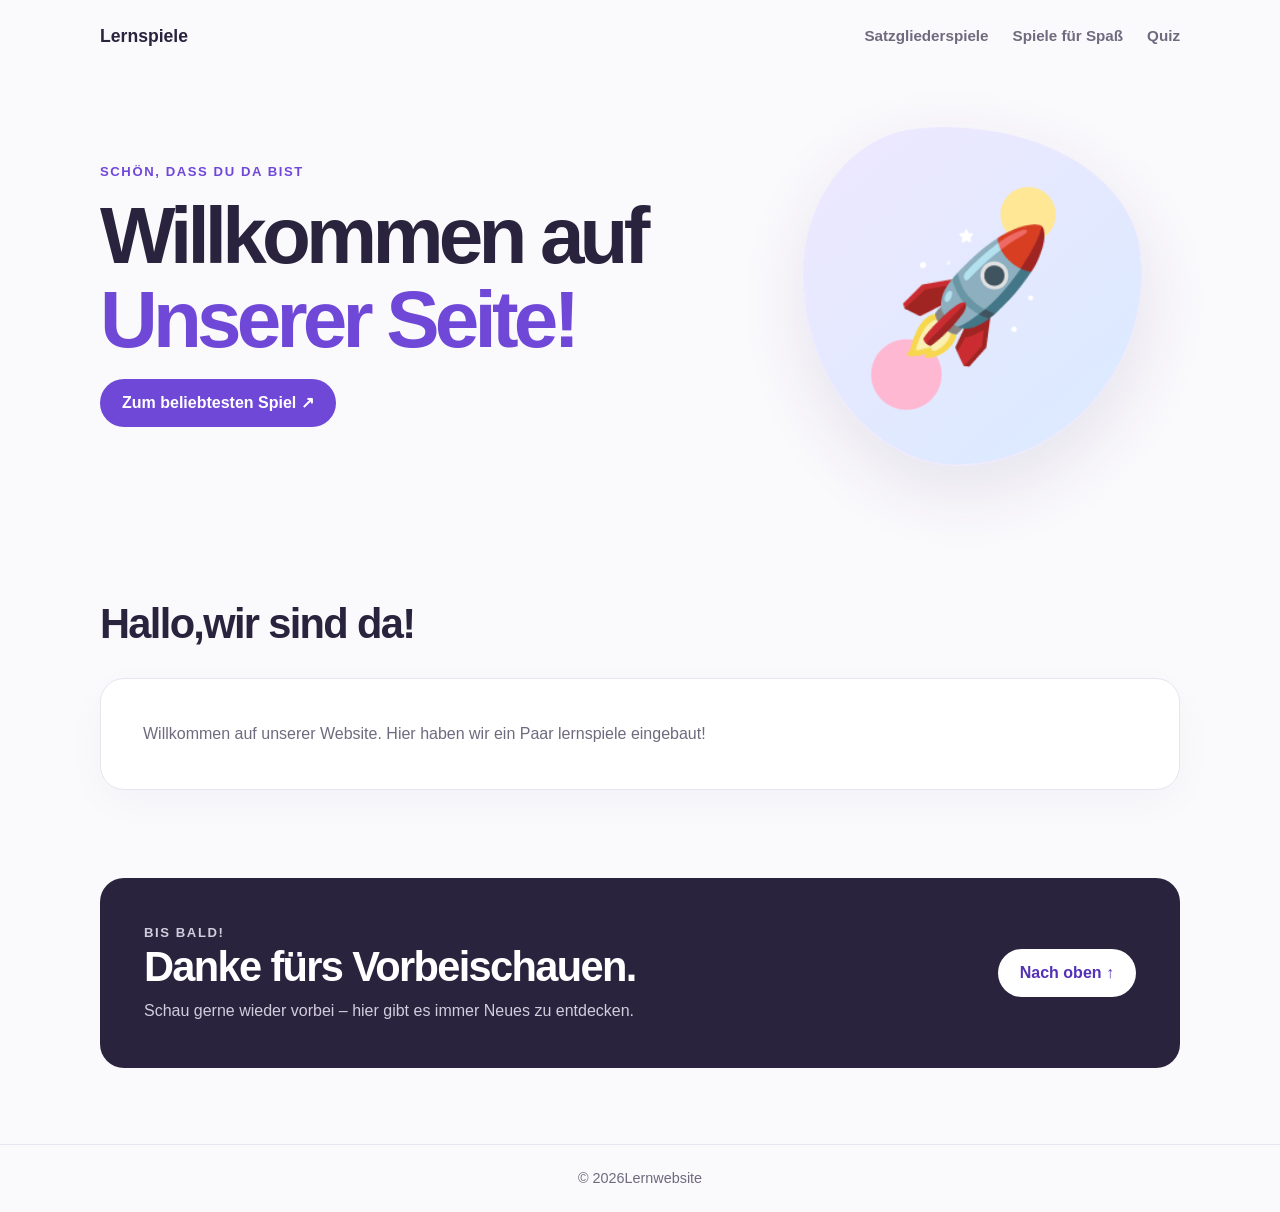
<file: index.html>
<!doctype html>
<html lang="de">
<head>
  <meta charset="utf-8">
  <meta name="viewport" content="width=device-width, initial-scale=1">
  <meta name="theme-color" content="#f6f3ff">
  <meta name="description" content="Willkommen zu den Lernspielen.">
  <title>Lernspiele</title>
  <style>
    :root {
      color-scheme: light;
      --ink: #29233d;
      --muted: #6f6a7e;
      --purple: #7048d8;
      --purple-dark: #5431b5;
      --paper: #ffffff;
      --line: #e9e4f2;
    }

    * {
      box-sizing: border-box;
    }

    html {
      scroll-behavior: smooth;
    }

    body {
      margin: 0;
      background: #faf9fc;
      color: var(--ink);
      font-family: "Segoe UI", Arial, sans-serif;
      line-height: 1.6;
    }

    a {
      color: inherit;
    }

    .wrap {
      width: min(1080px, calc(100% - 40px));
      margin-inline: auto;
    }

    header {
      padding: 22px 0;
    }

    .nav {
      display: flex;
      align-items: center;
      justify-content: space-between;
      gap: 24px;
    }

    .brand {
      color: var(--ink);
      font-size: 1.1rem;
      font-weight: 800;
      text-decoration: none;
    }

    .brand span {
      color: var(--purple);
    }

    nav {
      display: flex;
      flex-wrap: wrap;
      gap: 24px;
    }

    nav a {
      color: var(--muted);
      font-size: 0.95rem;
      font-weight: 600;
      text-decoration: none;
    }

    nav a:hover,
    nav a:focus-visible {
      color: var(--purple-dark);
    }

    .hero {
      display: grid;
      min-height: 460px;
      grid-template-columns: 1.2fr 0.8fr;
      align-items: center;
      gap: 48px;
      padding-block: 52px 72px;
    }

    .eyebrow {
      margin: 0 0 12px;
      color: var(--purple);
      font-size: 0.82rem;
      font-weight: 800;
      letter-spacing: 0.12em;
      text-transform: uppercase;
    }

    h1,
    h2,
    h3,
    p {
      margin-top: 0;
    }

    h1 {
      max-width: 620px;
      margin-bottom: 18px;
      font-size: clamp(2.7rem, 7vw, 5rem);
      letter-spacing: -0.06em;
      line-height: 1.04;
    }

    h1 span {
      color: var(--purple);
    }

    .intro {
      max-width: 510px;
      margin-bottom: 28px;
      color: var(--muted);
      font-size: 1.12rem;
    }

    .button {
      display: inline-flex;
      min-height: 48px;
      align-items: center;
      justify-content: center;
      padding: 0 22px;
      border-radius: 999px;
      background: var(--purple);
      color: #fff;
      font-weight: 700;
      text-decoration: none;
      transition: background 160ms ease, transform 160ms ease;
    }

    .button:hover {
      transform: translateY(-2px);
      background: var(--purple-dark);
    }

    .welcome-art {
      display: grid;
      width: min(100%, 340px);
      aspect-ratio: 1;
      place-items: center;
      justify-self: center;
      border: 1px solid #eee8ff;
      border-radius: 38% 62% 56% 44% / 45% 43% 57% 55%;
      background:
        radial-gradient(circle at 68% 28%, #ffe795 0 8%, transparent 8.5%),
        radial-gradient(circle at 28% 72%, #ffb8d2 0 10%, transparent 10.5%),
        linear-gradient(145deg, #eee8ff, #d9eaff);
      box-shadow: 0 24px 70px #44306b1c;
      font-size: clamp(5rem, 14vw, 8rem);
      transform: rotate(-5deg);
    }

    .welcome-art span {
      transform: rotate(5deg);
    }

    section {
      padding-block: 64px;
    }

    .section-heading {
      max-width: 560px;
      margin-bottom: 30px;
    }

    h2 {
      margin-bottom: 8px;
      font-size: clamp(1.9rem, 4vw, 2.6rem);
      letter-spacing: -0.04em;
      line-height: 1.15;
    }

    .section-heading p,
    .about-card p {
      margin-bottom: 0;
      color: var(--muted);
    }

    .about-card {
      padding: clamp(24px, 5vw, 42px);
      border: 1px solid var(--line);
      border-radius: 24px;
      background: var(--paper);
      box-shadow: 0 12px 40px #29233d08;
    }

    .cards {
      display: grid;
      grid-template-columns: repeat(3, 1fr);
      gap: 18px;
    }

    .card {
      min-height: 205px;
      padding: 24px;
      border: 1px solid var(--line);
      border-radius: 20px;
      background: var(--paper);
      box-shadow: 0 12px 40px #29233d08;
    }

    .card-icon {
      display: grid;
      width: 48px;
      height: 48px;
      margin-bottom: 18px;
      place-items: center;
      border-radius: 15px;
      background: #f0ebff;
      font-size: 1.5rem;
    }

    .card:nth-child(2) .card-icon {
      background: #fff2d6;
    }

    .card:nth-child(3) .card-icon {
      background: #e2f6ec;
    }

    .card h3 {
      margin-bottom: 6px;
      font-size: 1.15rem;
    }

    .card p {
      margin-bottom: 0;
      color: var(--muted);
    }

    .contact {
      padding-top: 24px;
      padding-bottom: 76px;
    }

    .contact-box {
      display: flex;
      align-items: center;
      justify-content: space-between;
      gap: 24px;
      padding: clamp(26px, 5vw, 44px);
      border-radius: 24px;
      background: #29233d;
      color: #fff;
    }

    .contact-box h2 {
      margin-bottom: 8px;
    }

    .contact-box p {
      margin-bottom: 0;
      color: #d2cddd;
    }

    .contact-box .button {
      flex: 0 0 auto;
      background: #fff;
      color: var(--purple-dark);
    }

    .contact-box .button:hover {
      background: #f0ebff;
    }

    footer {
      padding: 22px 0;
      border-top: 1px solid var(--line);
      color: var(--muted);
      font-size: 0.9rem;
      text-align: center;
    }

    @media (max-width: 720px) {
      .hero {
        min-height: auto;
        grid-template-columns: 1fr;
        gap: 34px;
        padding-top: 38px;
      }

      .welcome-art {
        width: min(70vw, 280px);
      }

      .cards {
        grid-template-columns: 1fr;
      }

      .card {
        min-height: auto;
      }

      .contact-box {
        align-items: flex-start;
        flex-direction: column;
      }
    }

    @media (max-width: 460px) {
      .wrap {
        width: min(100% - 28px, 1080px);
      }

      .nav {
        align-items: flex-start;
        flex-direction: column;
        gap: 12px;
      }

      nav {
        gap: 16px;
      }

      section {
        padding-block: 48px;
      }
    }

    @media (prefers-reduced-motion: reduce) {
      html {
        scroll-behavior: auto;
      }

      *,
      *::before,
      *::after {
        transition-duration: 0.01ms !important;
      }
    }
  </style>
</head>
<body>
  <header>
    <div class="wrap nav">
      <a class="brand" href="#start">Lernspiele</a>
      <nav aria-label="Hauptnavigation">
        <a href="satzgliederspiele">Satzgliederspiele</a>
        <a href="spielspaß.html">Spiele für Spaß</a>
         <a href="lern.html">Quiz</a>
  
  
      </nav>
    </div>
  </header>

  <main>
    <section class="wrap hero" id="start" aria-labelledby="welcome-title">
      <div>
        <p class="eyebrow">Schön, dass du da bist</p>
        <h1 id="welcome-title">Willkommen auf <span>Unserer Seite!</span></h1>
        <a class="button" href="https://www.youtube.com/watch?v=Aq5WXmQQooo" target="_blank" rel="noopener noreferrer">Zum beliebtesten Spiel <span aria-hidden="true">&nbsp;↗</span></a>
      </div>
      <div class="welcome-art" aria-hidden="true"><span>🚀</span></div>
    </section>

    <section class="wrap" id="ueber-mich" aria-labelledby="about-title">
      <div class="section-heading">
        <p class="eyebrow"></p>
        <h2 id="about-title">Hallo,wir sind da!</h2>
      </div>
      <div class="about-card">
        <p>Willkommen auf unserer Website. Hier haben wir ein Paar lernspiele eingebaut!</p>
      </div>
    </section>

  
        </article>
      </div>
    </section>

    <section class="wrap contact" id="kontakt" aria-labelledby="contact-title">
      <div class="contact-box">
        <div>
          <p class="eyebrow">Bis bald!</p>
          <h2 id="contact-title">Danke fürs Vorbeischauen.</h2>
          <p>Schau gerne wieder vorbei – hier gibt es immer Neues zu entdecken.</p>
        </div>
        <a class="button" href="#start">Nach oben ↑</a>
      </div>
    </section>
  </main>

  <footer>
    <div class="wrap">© <span id="year">2026</span>Lernwebsite</div>
  </footer>

  <script>
    document.getElementById("year").textContent = new Date().getFullYear();
  </script>
</body>
</html>
</file>
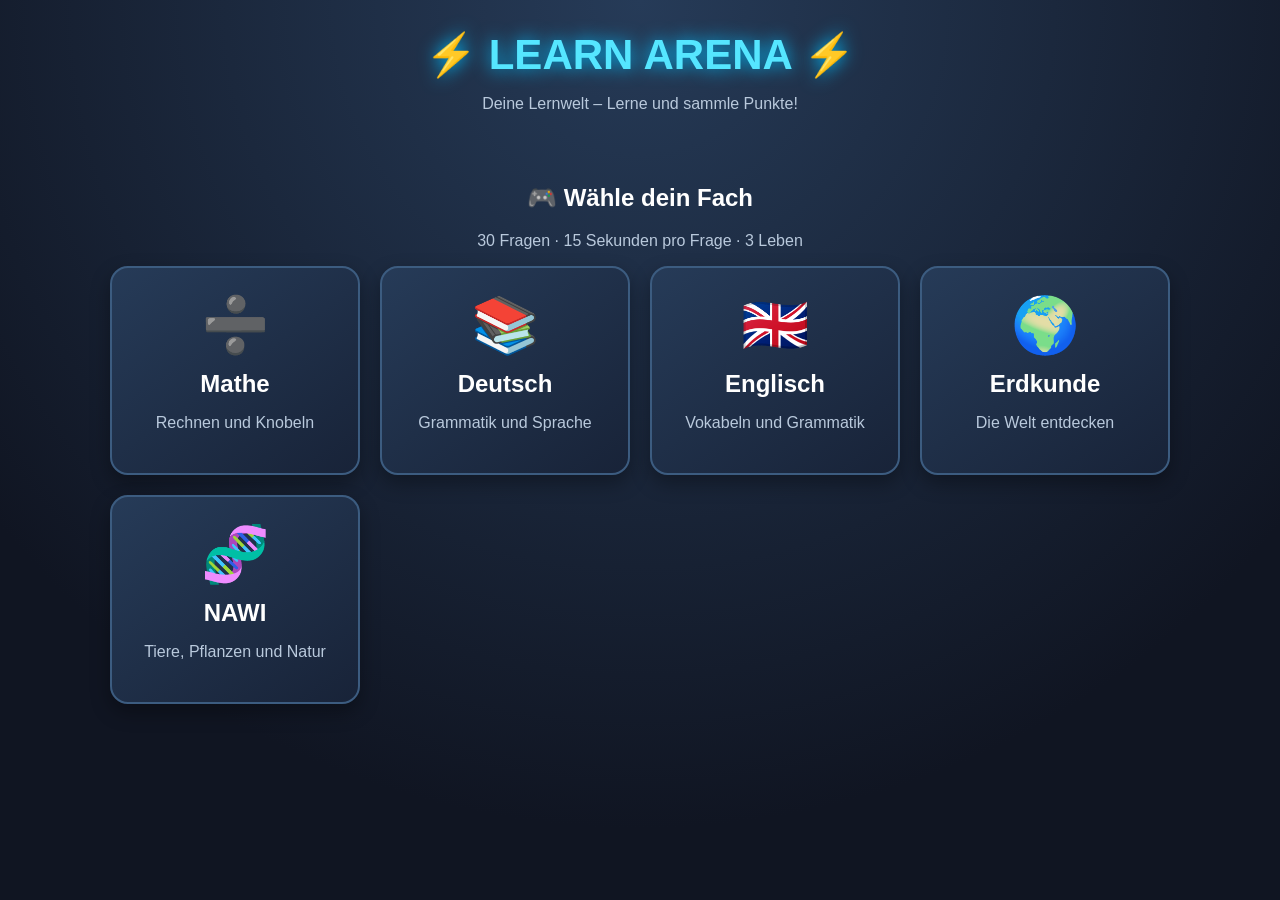
<file: lern.html>
<!DOCTYPE html>
<html lang="de">
<head>
<meta charset="UTF-8">
<meta name="viewport" content="width=device-width, initial-scale=1">
<title>LEARN ARENA – Die Lernwelt</title>

<style>
* {
    box-sizing: border-box;
}

body {
    margin: 0;
    min-height: 100vh;
    font-family: Arial, sans-serif;
    color: white;
    background: radial-gradient(circle at top, #263b58, #101522 75%);
}

header {
    text-align: center;
    padding: 30px 15px 15px;
}

header h1 {
    font-size: 42px;
    margin: 0;
    color: #55e6ff;
    text-shadow: 0 0 18px #00bfff;
}

header p {
    color: #b9c9dc;
}

.container {
    max-width: 1100px;
    margin: auto;
    padding: 20px;
}

.subjects {
    display: grid;
    grid-template-columns: repeat(auto-fit, minmax(220px, 1fr));
    gap: 20px;
}

.subject {
    background: linear-gradient(145deg, #263b58, #182338);
    border: 2px solid #3c5c80;
    border-radius: 18px;
    padding: 25px 15px;
    text-align: center;
    cursor: pointer;
    transition: .2s;
    box-shadow: 0 8px 20px #0005;
}

.subject:hover {
    transform: translateY(-6px) scale(1.02);
    border-color: #55e6ff;
    box-shadow: 0 0 20px #00bfff66;
}

.subject .emoji {
    font-size: 55px;
}

.subject h2 {
    margin: 12px 0 5px;
}

.subject p {
    color: #b9c9dc;
}

button {
    border: none;
    border-radius: 12px;
    padding: 13px 22px;
    background: #00bfff;
    color: #061522;
    font-weight: bold;
    font-size: 16px;
    cursor: pointer;
    transition: .2s;
}

button:hover {
    background: #55e6ff;
    transform: scale(1.04);
}

button:disabled {
    opacity: .5;
    cursor: not-allowed;
    transform: none;
}

#game, #end {
    display: none;
}

.panel {
    background: linear-gradient(145deg, #263b58, #182338);
    border: 2px solid #3c5c80;
    border-radius: 20px;
    padding: 25px;
    box-shadow: 0 8px 25px #0005;
}

.stats {
    display: flex;
    justify-content: space-between;
    flex-wrap: wrap;
    gap: 12px;
    margin-bottom: 20px;
}

.stat {
    background: #101c30;
    border-radius: 10px;
    padding: 12px 18px;
    font-weight: bold;
}

#timer {
    color: #55e6ff;
}

.timer-bg {
    height: 12px;
    background: #101522;
    border-radius: 20px;
    overflow: hidden;
    margin-bottom: 25px;
}

#bar {
    height: 100%;
    width: 100%;
    background: linear-gradient(90deg, #00e676, #55e6ff);
    transition: width 1s linear;
}

#question {
    font-size: 25px;
    text-align: center;
    margin: 30px 0;
    min-height: 60px;
}

.answers {
    display: grid;
    grid-template-columns: repeat(auto-fit, minmax(200px, 1fr));
    gap: 14px;
}

.answer {
    background: #334b6b;
    color: white;
    border: 2px solid #55769d;
    min-height: 65px;
}

.answer:hover {
    background: #45658e;
}

.answer.correct {
    background: #087f43;
    border-color: #00e676;
    color: white;
}

.answer.wrong {
    background: #a32135;
    border-color: #ff5368;
    color: white;
}

#feedback {
    text-align: center;
    font-size: 18px;
    font-weight: bold;
    margin: 22px 0;
    min-height: 25px;
}

.game-bottom {
    display: flex;
    justify-content: space-between;
    align-items: center;
    gap: 10px;
    flex-wrap: wrap;
}

#end {
    text-align: center;
}

#end h2 {
    font-size: 36px;
    color: #55e6ff;
}

#endScore {
    font-size: 32px;
    color: #00e676;
    font-weight: bold;
}

.small {
    color: #b9c9dc;
    font-size: 14px;
}

@media(max-width: 600px) {
    header h1 {
        font-size: 30px;
    }

    #question {
        font-size: 21px;
    }

    .panel {
        padding: 16px;
    }
}
</style>
</head>

<body>

<header>
    <h1>⚡ LEARN ARENA ⚡</h1>
    <p>Deine Lernwelt – Lerne und sammle Punkte!</p>
</header>

<div class="container">

    <section id="home">
        <h2 style="text-align:center">🎮 Wähle dein Fach</h2>
        <p style="text-align:center;color:#b9c9dc">
            30 Fragen · 15 Sekunden pro Frage · 3 Leben
        </p>

        <div class="subjects">

            <div class="subject" onclick="startGame('Mathe')">
                <div class="emoji">➗</div>
                <h2>Mathe</h2>
                <p>Rechnen und Knobeln</p>
            </div>

            <div class="subject" onclick="startGame('Deutsch')">
                <div class="emoji">📚</div>
                <h2>Deutsch</h2>
                <p>Grammatik und Sprache</p>
            </div>

            <div class="subject" onclick="startGame('Englisch')">
                <div class="emoji">🇬🇧</div>
                <h2>Englisch</h2>
                <p>Vokabeln und Grammatik</p>
            </div>

            <div class="subject" onclick="startGame('Erdkunde')">
                <div class="emoji">🌍</div>
                <h2>Erdkunde</h2>
                <p>Die Welt entdecken</p>
            </div>

            <div class="subject" onclick="startGame('NAWI')">
                <div class="emoji">🧬</div>
                <h2>NAWI</h2>
                <p>Tiere, Pflanzen und Natur</p>
            </div>

        </div>
    </section>

    <section id="game">
        <div class="panel">

            <h2 id="gameTitle" style="text-align:center"></h2>

            <div class="stats">
                <div class="stat">⭐ Punkte: <span id="score">0</span></div>
                <div class="stat">❤️ Leben: <span id="lives">3</span></div>
                <div class="stat">⏱️ Zeit: <span id="timer">15</span>s</div>
                <div class="stat">📝 Frage: <span id="number">1</span>/30</div>
            </div>

            <div class="timer-bg">
                <div id="bar"></div>
            </div>

            <h2 id="question"></h2>

            <div class="answers" id="answers"></div>

            <div id="feedback"></div>

            <div class="game-bottom">
                <span class="small" id="progress">Frage 1 von 30</span>
                <button id="nextBtn" onclick="nextQuestion()" disabled>
                    Weiter ➜
                </button>
            </div>

        </div>
    </section>

    <section id="end">
        <div class="panel">
            <h2>🏆 Spiel beendet!</h2>
            <p id="endMessage"></p>
            <p>Deine Punktzahl:</p>
            <div id="endScore"></div>
            <p id="endDetails" class="small"></p>
            <br>
            <button onclick="backHome()">🏠 Zurück zur Auswahl</button>
            <button onclick="restartGame()">🔄 Nochmal spielen</button>
        </div>
    </section>

</div>


<script>

const quizzes = {

Mathe: [

["Wie viel ist 125 + 75?",["200","190","210"],0],
["Wie viel ist 300 - 145?",["145","155","165"],1],
["Wie viel ist 12 × 8?",["86","94","96"],2],
["Wie viel ist 144 : 12?",["12","14","10"],0],
["Was ist die Hälfte von 86?",["42","43","46"],1],
["Wie viel ist 7 × 9?",["56","63","72"],1],
["Wie viel ist 250 + 350?",["500","550","600"],2],
["Wie viel ist 1000 - 375?",["625","675","725"],0],
["Was ist 1/2 von 60?",["20","30","40"],1],
["Wie viel ist 15 × 4?",["50","60","70"],1],
["Wie viel ist 81 : 9?",["8","9","10"],1],
["Wie viel ist 25 × 4?",["80","90","100"],2],
["Wie viel ist 3/4 von 100?",["25","50","75"],2],
["Wie viele Zentimeter sind 2 Meter?",["20","200","2000"],1],
["Wie viele Minuten sind 2 Stunden?",["100","120","180"],1],
["Wie viel ist 9 × 11?",["99","89","109"],0],
["Wie viel ist 500 : 10?",["5","50","5000"],1],
["Welche Zahl ist größer?",["0,7","0,5","0,3"],0],
["Wie viel ist 2,5 + 1,5?",["3","4","5"],1],
["Wie viel ist 10 × 10?",["100","1000","10"],0],
["Wie viele Seiten hat ein Sechseck?",["5","6","8"],1],
["Wie groß ist ein rechter Winkel?",["45°","90°","180°"],1],
["Wie viel ist 1/4 von 80?",["10","20","40"],1],
["Wie viel ist 200 : 5?",["20","40","50"],1],
["Wie viel ist 13 × 3?",["36","39","42"],1],
["Wie viele Millimeter sind 1 Zentimeter?",["10","100","1000"],0],
["Wie viel ist 75 + 125?",["175","200","225"],1],
["Was ist die kleinste Primzahl?",["1","2","3"],1],
["Wie viel ist 6 × 12?",["62","72","82"],1],
["Wie viel ist 100 - 37?",["63","67","73"],0]

],

Deutsch: [

["Was ist ein Nomen?",["Ein Namenwort","Ein Tunwort","Ein Wiewort"],0],
["Welches Wort ist ein Verb?",["schön","laufen","Haus"],1],
["Welches Wort ist ein Adjektiv?",["schnell","Tisch","springen"],0],
["Was ist die Mehrzahl von Haus?",["Häuser","Hauser","Hausen"],0],
["Welches Satzzeichen steht am Ende einer Frage?",["Punkt","Komma","Fragezeichen"],2],
["Was ist das Gegenteil von hell?",["dunkel","laut","warm"],0],
["Welches Wort ist richtig geschrieben?",["Fahrrad","Farad","Farrad"],0],
["Was ist die Vergangenheit von gehen?",["gegeht","ging","geht"],1],
["Welches Wort ist ein Artikel?",["der","schnell","rennen"],0],
["Was ist ein Synonym für fröhlich?",["traurig","glücklich","wütend"],1],
["Welches Wort ist ein Pronomen?",["ich","laufen","schön"],0],
["Wie beginnt ein Nomen?",["Klein","Groß","Immer mit Zahl"],1],
["Was ist die Mehrzahl von Maus?",["Mäuse","Mausen","Mause"],0],
["Welches Wort ist ein Adjektiv?",["blau","Buch","lesen"],0],
["Was ist das Gegenteil von mutig?",["tapfer","ängstlich","stark"],1],
["Wie heißt die Grundform von schrieb?",["schreiben","geschrieben","schreibt"],0],
["Welches Satzzeichen beendet einen Aussagesatz?",["Fragezeichen","Punkt","Doppelpunkt"],1],
["Was ist ein zusammengesetztes Nomen?",["Haustür","laufen","klein"],0],
["Welches Wort ist ein Verb?",["schlafen","schön","Stuhl"],0],
["Was ist die Einzahl von Kinder?",["Kind","Kinde","Kindern"],0],
["Welches Wort ist richtig geschrieben?",["nähmlich","nämlich","nehmlich"],1],
["Was ist ein Märchen?",["Eine erfundene Geschichte","Ein Wetterbericht","Ein Kochrezept"],0],
["Was ist das Gegenteil von breit?",["lang","schmal","hoch"],1],
["Welches Wort ist ein Artikel?",["eine","springen","grün"],0],
["Wie heißt die Vergangenheit von essen?",["aß","isst","gegessen"],0],
["Was ist ein Reim?",["Ähnlicher Klang am Wortende","Ein Satzzeichen","Ein langer Satz"],0],
["Welches Wort ist ein Nomen?",["Freundschaft","freundlich","befreunden"],0],
["Was ist das Gegenteil von leise?",["still","laut","ruhig"],1],
["Wie nennt man die wörtliche Rede?",["Direkte Rede","Vergangenheit","Mehrzahl"],0],
["Welches Wort ist ein Adjektiv?",["mutig","Mut","ermutigen"],0]

],

Englisch: [

["Was bedeutet 'apple'?",["Apfel","Birne","Banane"],0],
["Was bedeutet 'house'?",["Auto","Haus","Schule"],1],
["Was bedeutet 'dog'?",["Katze","Hund","Pferd"],1],
["Was bedeutet 'school'?",["Schule","Spielplatz","Küche"],0],
["Was bedeutet 'blue'?",["Rot","Grün","Blau"],2],
["Was bedeutet 'book'?",["Buch","Stift","Tisch"],0],
["Was bedeutet 'water'?",["Milch","Wasser","Saft"],1],
["Was bedeutet 'mother'?",["Vater","Schwester","Mutter"],2],
["Was bedeutet 'good morning'?",["Guten Abend","Guten Morgen","Gute Nacht"],1],
["Was bedeutet 'cat'?",["Katze","Hund","Maus"],0],
["Was bedeutet 'red'?",["Gelb","Rot","Schwarz"],1],
["Was bedeutet 'friend'?",["Feind","Lehrer","Freund"],2],
["Was bedeutet 'to play'?",["spielen","schlafen","essen"],0],
["Was bedeutet 'sun'?",["Mond","Sonne","Stern"],1],
["Was bedeutet 'bread'?",["Brot","Käse","Wurst"],0],
["Was bedeutet 'green'?",["Blau","Grün","Weiß"],1],
["Was bedeutet 'father'?",["Mutter","Bruder","Vater"],2],
["Was bedeutet 'small'?",["klein","groß","schnell"],0],
["Was bedeutet 'big'?",["klein","groß","alt"],1],
["Was bedeutet 'thank you'?",["Bitte","Hallo","Danke"],2],
["Was bedeutet 'I am'?",["Ich bin","Du bist","Er ist"],0],
["Was bedeutet 'we'?",["sie","wir","ihr"],1],
["Was bedeutet 'Monday'?",["Sonntag","Dienstag","Montag"],2],
["Was bedeutet 'schoolbag'?",["Schultasche","Schulbuch","Schulhof"],0],
["Was bedeutet 'to eat'?",["trinken","essen","laufen"],1],
["Was bedeutet 'yellow'?",["Gelb","Orange","Lila"],0],
["Was bedeutet 'sister'?",["Bruder","Schwester","Mutter"],1],
["Was bedeutet 'How are you?'?",["Wie heißt du?","Wie alt bist du?","Wie geht es dir?"],2],
["Was bedeutet 'goodbye'?",["Auf Wiedersehen","Guten Morgen","Danke"],0],
["Was bedeutet 'three'?",["Zwei","Drei","Vier"],1]

],

Erdkunde: [

["Wie heißt die Hauptstadt von Deutschland?",["Berlin","München","Hamburg"],0],
["Auf welchem Kontinent liegt Deutschland?",["Asien","Europa","Afrika"],1],
["Wie viele Kontinente gibt es üblicherweise?",["5","6","7"],2],
["Welcher Ozean ist der größte?",["Atlantik","Pazifik","Indischer Ozean"],1],
["Wie heißt der längste Fluss Deutschlands?",["Rhein","Donau","Main"],0],
["Welches Land grenzt an Deutschland?",["Spanien","Polen","Portugal"],1],
["Wie heißt die Hauptstadt von Frankreich?",["Rom","Madrid","Paris"],2],
["Welcher Berg ist der höchste in Deutschland?",["Zugspitze","Brocken","Feldberg"],0],
["Auf welchem Kontinent liegt Ägypten?",["Afrika","Europa","Australien"],0],
["Wie heißt die Hauptstadt von Italien?",["Athen","Rom","Lissabon"],1],
["Welches Meer liegt nördlich von Deutschland?",["Mittelmeer","Schwarzes Meer","Nordsee"],2],
["Wie nennt man eine große trockene Sandlandschaft?",["Wüste","Regenwald","Steppe"],0],
["Welcher Kontinent ist der größte?",["Europa","Asien","Australien"],1],
["Wie heißt die Hauptstadt von Spanien?",["Barcelona","Sevilla","Madrid"],2],
["Was zeigt ein Kompass an?",["Himmelsrichtungen","Temperatur","Uhrzeit"],0],
["Wie heißt der Fluss, der durch Köln fließt?",["Elbe","Rhein","Spree"],1],
["Welches Land hat die Form eines Stiefels?",["Italien","Norwegen","Schweden"],0],
["Was ist eine Insel?",["Land, das vollständig von Wasser umgeben ist","Ein Berg","Ein Fluss"],0],
["Wie heißt die Hauptstadt von Österreich?",["Graz","Wien","Salzburg"],1],
["Welcher Kontinent ist besonders kalt?",["Afrika","Südamerika","Antarktis"],2],
["Was ist ein Vulkan?",["Ein Berg, aus dem Lava austreten kann","Ein See","Ein Wald"],0],
["Wie heißt die Hauptstadt von Großbritannien?",["Dublin","London","Edinburgh"],1],
["Welches Gebirge liegt in Süddeutschland?",["Alpen","Harz","Eifel"],0],
["Was ist ein Fluss?",["Fließendes Gewässer","Ein Berg","Eine Wüste"],0],
["Wie nennt man eine Karte der ganzen Welt?",["Stadtplan","Weltkarte","Wanderkarte"],1],
["Welches Land liegt südlich von Deutschland?",["Dänemark","Polen","Österreich"],2],
["Was ist das Mittelmeer?",["Ein Meer","Ein Fluss","Ein See"],0],
["Wie heißt die Hauptstadt der Schweiz?",["Zürich","Bern","Genf"],1],
["Welcher Kontinent liegt südlich von Europa?",["Afrika","Nordamerika","Asien"],0],
["Was bedeutet Wetter?",["Der Zustand der Atmosphäre an einem Ort","Die Form eines Berges","Die Größe eines Landes"],0]

],

NAWI: [

["Welches Organ pumpt Blut durch den Körper?",["Lunge","Herz","Magen"],1],
["Womit atmen Fische?",["Kiemen","Lungen","Haut"],0],
["Was brauchen Pflanzen zum Wachsen?",["Licht und Wasser","Nur Sand","Nur Dunkelheit"],0],
["Welches Tier ist ein Säugetier?",["Frosch","Forelle","Hund"],2],
["Wie nennt man die kleinste Einheit eines Lebewesens?",["Zelle","Organ","Knochen"],0],
["Welches Organ brauchen wir zum Sehen?",["Ohr","Auge","Nase"],1],
["Was transportiert das Blut?",["Sauerstoff und Nährstoffe","Nur Wasser","Nur Luft"],0],
["Welches Tier legt Eier?",["Katze","Huhn","Hund"],1],
["Wie nennt man Tiere, die Pflanzen fressen?",["Fleischfresser","Pflanzenfresser","Allesfresser"],1],
["Welches Organ hilft beim Atmen?",["Lunge","Leber","Magen"],0],
["Was ist Photosynthese?",["Pflanzen stellen mit Licht Nährstoffe her","Tiere schlafen","Wasser verdunstet"],0],
["Welcher Teil einer Pflanze nimmt Wasser auf?",["Blüte","Blatt","Wurzel"],2],
["Was schützt das Gehirn?",["Schädel","Rippen","Wirbelsäule"],0],
["Wie viele Beine hat eine Spinne?",["6","8","10"],1],
["Welches Tier ist ein Insekt?",["Spinne","Regenwurm","Biene"],2],
["Was brauchen Menschen zum Überleben?",["Wasser und Nahrung","Nur Süßigkeiten","Nur Licht"],0],
["Welches Organ verdaut Nahrung?",["Magen","Herz","Lunge"],0],
["Wie nennt man ein Tier, das sowohl Pflanzen als auch Fleisch frisst?",["Pflanzenfresser","Allesfresser","Fleischfresser"],1],
["Was ist ein Wirbeltier?",["Ein Tier mit Wirbelsäule","Ein Tier ohne Beine","Ein Tier ohne Kopf"],0],
["Welches Tier ist ein Amphibium?",["Frosch","Adler","Pferd"],0],
["Was hält unseren Körper aufrecht?",["Skelett","Magen","Haut"],0],
["Welcher Sinn gehört zur Nase?",["Hören","Riechen","Sehen"],1],
["Was ist ein Lebensraum?",["Der Ort, an dem ein Lebewesen lebt","Ein Organ","Eine Nahrung"],0],
["Welches Tier hält Winterschlaf?",["Igel","Huhn","Pferd"],0],
["Was entsteht aus einer Raupe?",["Schmetterling","Fisch","Frosch"],0],
["Welche Aufgabe hat die Haut?",["Sie schützt den Körper","Sie pumpt Blut","Sie verdaut Nahrung"],0],
["Welches Tier ist ein Fleischfresser?",["Kuh","Löwe","Kaninchen"],1],
["Was brauchen Pflanzen für die Photosynthese?",["Licht, Wasser und Kohlenstoffdioxid","Nur Erde","Nur Sauerstoff"],0],
["Wie viele Sinne hat der Mensch klassisch?",["3","5","7"],1],
["Welches Organ verarbeitet Informationen und steuert den Körper?",["Gehirn","Magen","Herz"],0]

]

};


let currentSubject = "";
let questions = [];
let currentQuestion = 0;
let score = 0;
let lives = 3;
let timeLeft = 15;
let clock = null;
let answered = false;
let lastScore = 0;


function startGame(subject) {

    clearInterval(clock);

    currentSubject = subject;
    questions = [...quizzes[subject]];

    questions.sort(() => Math.random() - 0.5);

    currentQuestion = 0;
    score = 0;
    lives = 3;

    document.getElementById("home").style.display = "none";
    document.getElementById("end").style.display = "none";
    document.getElementById("game").style.display = "block";

    document.getElementById("gameTitle").textContent =
        "🎮 " + subject + " – Quiz";

    updateStats();
    showQuestion();
}


function updateStats() {

    document.getElementById("score").textContent = score;
    document.getElementById("lives").textContent = lives;
    document.getElementById("number").textContent =
        Math.min(currentQuestion + 1, 30);

    document.getElementById("progress").textContent =
        "Frage " + Math.min(currentQuestion + 1, 30) + " von 30";
}


function showQuestion() {

    clearInterval(clock);

    if (currentQuestion >= questions.length || lives <= 0) {
        finishGame();
        return;
    }

    answered = false;
    timeLeft = 15;

    updateStats();

    const q = questions[currentQuestion];

    document.getElementById("question").textContent = q[0];

    const answers = document.getElementById("answers");
    answers.innerHTML = "";

    document.getElementById("feedback").textContent = "";

    document.getElementById("nextBtn").disabled = true;

    q[1].forEach((answer, index) => {

        const button = document.createElement("button");

        button.className = "answer";
        button.textContent = answer;

        button.onclick = () => checkAnswer(index, button);

        answers.appendChild(button);

    });

    updateTimerDisplay();
    startTimer();
}


function startTimer() {

    clearInterval(clock);

    clock = setInterval(() => {

        timeLeft--;

        updateTimerDisplay();

        if (timeLeft <= 0) {

            clearInterval(clock);

            if (!answered) {

                answered = true;
                lives--;

                document.getElementById("feedback").textContent =
                    "⏰ Zeit abgelaufen! Die richtige Antwort war: " +
                    questions[currentQuestion][1][questions[currentQuestion][2]];

                markCorrectAnswer();
                disableAnswers();

                updateStats();

                document.getElementById("nextBtn").disabled = false;

            }

        }

    }, 1000);

}


function updateTimerDisplay() {

    document.getElementById("timer").textContent = timeLeft;

    const percentage = (timeLeft / 15) * 100;

    document.getElementById("bar").style.width = percentage + "%";

    if (timeLeft <= 5) {
        document.getElementById("timer").style.color = "#ff5368";
        document.getElementById("bar").style.background = "#ff5368";
    } else {
        document.getElementById("timer").style.color = "#55e6ff";
        document.getElementById("bar").style.background =
            "linear-gradient(90deg,#00e676,#55e6ff)";
    }

}


function checkAnswer(index, button) {

    if (answered) return;

    answered = true;
    clearInterval(clock);

    const correct = questions[currentQuestion][2];

    if (index === correct) {

        score += 100;

        button.classList.add("correct");

        document.getElementById("feedback").textContent =
            "✅ Richtig! +100 Punkte";

    } else {

        lives--;

        button.classList.add("wrong");

        document.getElementById("feedback").textContent =
            "❌ Leider falsch! Die richtige Antwort ist: " +
            questions[currentQuestion][1][correct];

        markCorrectAnswer();

    }

    disableAnswers();
    updateStats();

    document.getElementById("nextBtn").disabled = false;

}


function markCorrectAnswer() {

    const correct = questions[currentQuestion][2];

    const buttons = document.querySelectorAll(".answer");

    if (buttons[correct]) {
        buttons[correct].classList.add("correct");
    }

}


function disableAnswers() {

    document.querySelectorAll(".answer").forEach(button => {
        button.disabled = true;
    });

}


function nextQuestion() {

    if (!answered) return;

    clearInterval(clock);

    currentQuestion++;

    if (currentQuestion >= questions.length || lives <= 0) {
        finishGame();
        return;
    }

    showQuestion();

}


function finishGame() {

    clearInterval(clock);

    lastScore = score;

    document.getElementById("game").style.display = "none";
    document.getElementById("end").style.display = "block";

    document.getElementById("endScore").textContent =
        score + " Punkte";

    let message = "";

    if (score >= 2500) {
        message = "🏆 Unglaublich! Du bist ein echter Lern-Champion!";
    } else if (score >= 1800) {
        message = "🌟 Sehr gut! Du hast richtig viel gewusst!";
    } else if (score >= 1000) {
        message = "👍 Gut gemacht! Weiter so!";
    } else {
        message = "💪 Übung macht den Meister! Versuch es nochmal!";
    }

    document.getElementById("endMessage").textContent = message;

    document.getElementById("endDetails").textContent =
        "Fach: " + currentSubject +
        " | Richtige Antworten: " + (score / 100) +
        " von 30 | Verlorene Leben: " + (3 - lives);

}


function backHome() {

    clearInterval(clock);

    document.getElementById("end").style.display = "none";
    document.getElementById("game").style.display = "none";
    document.getElementById("home").style.display = "block";

}


function restartGame() {

    startGame(currentSubject);

}

</script>

</body>
</html>
</file>
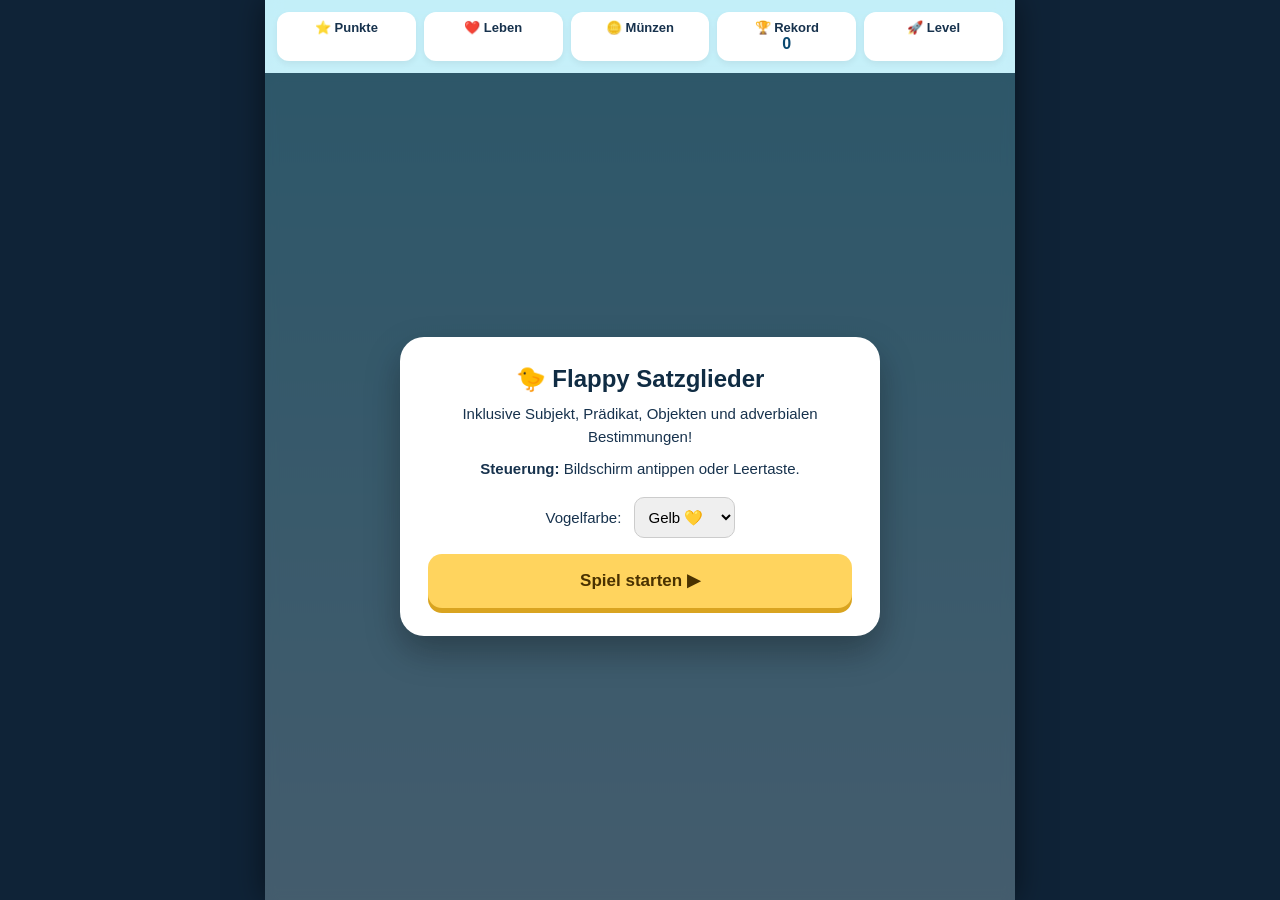
<file: satzgliederflappy.html>
<!DOCTYPE html>
<html lang="de">
<head>
<meta charset="UTF-8">
<meta name="viewport" content="width=device-width, initial-scale=1.0, maximum-scale=1.0, user-scalable=no">
<title>Flappy Satzglieder</title>
<style>
* {
  box-sizing: border-box;
  -webkit-tap-highlight-color: transparent;
  user-select: none;
}
html, body {
  margin: 0;
  padding: 0;
  width: 100%;
  height: 100%;
  overflow: hidden;
  background: #0f2337;
  font-family: -apple-system, BlinkMacSystemFont, "Segoe UI", Roboto, Helvetica, Arial, sans-serif;
  color: #17324d;
}
.app {
  width: 100%;
  height: 100%;
  max-width: 750px;
  margin: 0 auto;
  display: flex;
  flex-direction: column;
  position: relative;
  background: linear-gradient(#7adbf0, #cbefff);
  box-shadow: 0 0 30px rgba(0,0,0,0.5);
}
.hud {
  display: grid;
  grid-template-columns: repeat(5, 1fr);
  gap: 8px;
  padding: 12px;
  background: rgba(255,255,255,0.55);
  backdrop-filter: blur(8px);
  z-index: 10;
}
.badge {
  background: white;
  padding: 8px 4px;
  border-radius: 12px;
  font-size: 13px;
  font-weight: bold;
  text-align: center;
  box-shadow: 0 3px 6px rgba(0,0,0,0.06);
  white-space: nowrap;
}
.badge b {
  display: block;
  font-size: 16px;
  color: #0b4970;
}
.stage {
  flex: 1;
  position: relative;
  width: 100%;
  height: 100%;
  overflow: hidden;
}
canvas {
  width: 100%;
  height: 100%;
  display: block;
}
.panel {
  position: absolute;
  inset: 0;
  display: flex;
  align-items: center;
  justify-content: center;
  padding: 20px;
  background: rgba(10,30,48,0.7);
  backdrop-filter: blur(6px);
  z-index: 20;
}
.card {
  width: 100%;
  max-width: 480px;
  max-height: 90vh;
  overflow-y: auto;
  background: white;
  border-radius: 24px;
  padding: 28px;
  box-shadow: 0 15px 35px rgba(0,0,0,0.3);
  text-align: center;
  animation: popIn 0.25s ease-out;
}
@keyframes popIn {
  from { transform: scale(0.9); opacity: 0; }
  to { transform: scale(1); opacity: 1; }
}
h2 {
  margin: 0 0 10px;
  font-size: 24px;
  color: #102c43;
}
p {
  font-size: 15px;
  line-height: 1.5;
  margin: 10px 0;
}
button {
  font: inherit;
  font-weight: bold;
  border: 0;
  border-radius: 14px;
  padding: 14px 18px;
  min-height: 54px;
  width: 100%;
  cursor: pointer;
  background: #e4f4ff;
  color: #17324d;
  transition: transform 0.1s, background 0.2s;
  display: flex;
  align-items: center;
  justify-content: center;
}
button:active { transform: scale(0.97); }
button:disabled {
  opacity: 0.6;
  cursor: wait;
}
.primary {
  background: #ffd45e;
  color: #4a3200;
  font-size: 17px;
  margin-top: 14px;
  box-shadow: 0 5px 0 #d9a420;
}
.primary:active {
  transform: translateY(2px);
  box-shadow: 0 2px 0 #d9a420;
}
.answers {
  display: flex;
  flex-direction: column;
  gap: 10px;
  margin-top: 14px;
}
.answers button {
  text-align: left;
  justify-content: flex-start;
  font-weight: normal;
  background: #f0f7fc;
  border: 2px solid #d0e4f2;
}
.answers button.correct {
  background: #c9f4d8;
  border-color: #4cd97b;
  color: #0d5926;
  font-weight: bold;
}
.answers button.wrong {
  background: #ffe0d9;
  border-color: #ff6b4a;
  color: #7a1c08;
}
.feedback {
  min-height: 45px;
  font-size: 14px;
  font-weight: bold;
  margin: 12px 0;
  padding: 12px;
  border-radius: 10px;
}
select {
  padding: 10px;
  border-radius: 10px;
  border: 1px solid #ccc;
  font-size: 15px;
  margin-left: 8px;
}
#quizPanel, #endPanel { display: none; }
</style>
</head>
<body>

<main class="app">
  <div class="hud">
    <span class="badge">⭐ Punkte<b id="score">0</b></span>
    <span class="badge">❤️ Leben<b id="lives">3</b></span>
    <span class="badge">🪙 Münzen<b id="coins">0</b></span>
    <span class="badge">🏆 Rekord<b id="best">0</b></span>
    <span class="badge">🚀 Level<b id="level">1</b></span>
  </div>

  <div class="stage">
    <canvas id="game"></canvas>

    <section class="panel" id="startPanel">
      <div class="card">
        <h2>🐤 Flappy Satzglieder</h2>
        <p>Inklusive Subjekt, Prädikat, Objekten und adverbialen Bestimmungen!</p>
        <p><b>Steuerung:</b> Bildschirm antippen oder Leertaste.</p>
        <p style="margin:16px 0;">Vogelfarbe:
          <select id="birdChoice">
            <option value="#ffd447">Gelb 💛</option>
            <option value="#48a9ed">Blau 💙</option>
            <option value="#f28ab5">Rosa 💖</option>
            <option value="#68c96b">Grün 💚</option>
          </select>
        </p>
        <button class="primary" id="startBtn">Spiel starten ▶</button>
      </div>
    </section>

    <section class="panel" id="quizPanel">
      <div class="card">
        <p style="font-size:13px;color:#666;font-weight:bold;" id="quizReason">📚 GRAMMATIK-CHECK · ⏱️ <span id="timer">15</span>s</p>
        <h2 id="questionText" style="font-size:17px;margin-top:8px;"></h2>
        <div class="answers" id="answerList"></div>
        <div class="feedback" id="feedback"></div>
        <button class="primary" id="continueBtn" style="display:none">Weiter</button>
      </div>
    </section>

    <section class="panel" id="endPanel">
      <div class="card">
        <h2>Game Over! 🐤</h2>
        <p id="endText" style="font-size:18px; margin:20px 0;"></p>
        <button class="primary" id="againBtn" style="margin-top:10px;">Nochmal versuchen ↻</button>
      </div>
    </section>
  </div>
</main>

<script>
document.addEventListener("DOMContentLoaded", () => {
"use strict";

const canvas = document.getElementById("game");
const ctx = canvas.getContext("2d");
const $ = id => document.getElementById(id);

let audioCtx = null;
function initAudio() {
  if (!audioCtx) {
    audioCtx = new (window.AudioContext || window.webkitAudioContext)();
  }
  if (audioCtx && audioCtx.state === "suspended") {
    audioCtx.resume();
  }
}

function playSound(freq, type, duration, slide = 0) {
  initAudio();
  if (!audioCtx) return;
  try {
    const osc = audioCtx.createOscillator();
    const gain = audioCtx.createGain();
    osc.type = type;
    osc.frequency.setValueAtTime(freq, audioCtx.currentTime);
    if (slide) {
      osc.frequency.exponentialRampToValueAtTime(
        Math.max(10, freq + slide),
        audioCtx.currentTime + duration
      );
    }
    gain.gain.setValueAtTime(0.15, audioCtx.currentTime);
    gain.gain.exponentialRampToValueAtTime(0.01, audioCtx.currentTime + duration);
    osc.connect(gain);
    gain.connect(audioCtx.destination);
    osc.start();
    osc.stop(audioCtx.currentTime + duration);
  } catch(e) {}
}

const sounds = {
  jump: () => playSound(400, "sine", 0.12, 300),
  coin: () => {
    playSound(800, "triangle", 0.08);
    setTimeout(() => playSound(1200, "triangle", 0.12), 80);
  },
  shield: () => playSound(600, "sine", 0.25, 400),
  correct: () => {
    playSound(523, "sine", 0.1);
    setTimeout(() => playSound(659, "sine", 0.1), 100);
    setTimeout(() => playSound(783, "sine", 0.2), 200);
  },
  wrong: () => {
    playSound(300, "sawtooth", 0.15, -150);
    setTimeout(() => playSound(200, "sawtooth", 0.2, -100), 150);
  }
};

let W = 0, H = 0;

function resize() {
  if (canvas && canvas.parentElement) {
    W = canvas.width = canvas.parentElement.clientWidth;
    H = canvas.height = canvas.parentElement.clientHeight;
  }
}

window.addEventListener("resize", resize);
resize();

const questions = [
  {q:"„Der kleine Hund schläft.“ Was ist „Der kleine Hund“?",a:["Subjekt","Prädikat","Akkusativobjekt"],c:0,e:"Wer oder was schläft? Der kleine Hund = Subjekt."},
  {q:"„Mia liest ein spannendes Buch.“ Was ist das Prädikat?",a:["Mia","liest","ein spannendes Buch"],c:1,e:"Das Prädikat beschreibt die Handlung: liest."},
  {q:"„Der Vogel zwitschert laut.“ Was ist „Der Vogel“?",a:["Subjekt","Prädikat","Dativobjekt"],c:0,e:"Wer oder was zwitschert? Der Vogel = Subjekt."},
  {q:"„Die Sonne wärmt die Erde.“ Was ist „wärmt“?",a:["Subjekt","Prädikat","Akkusativobjekt"],c:1,e:"Was tut die Sonne? wärmt = Prädikat."},
  {q:"„Ben schenkt seiner Schwester ein Spiel.“ Was ist „seiner Schwester“?",a:["Dativobjekt","Subjekt","Adverbiale Bestimmung der Zeit"],c:0,e:"Wem schenkt Ben ein Spiel? Seiner Schwester = Dativobjekt."},
  {q:"„Lena malt ein Bild.“ Was ist „ein Bild“?",a:["Dativobjekt","Akkusativobjekt","Prädikat"],c:1,e:"Wen oder was malt Lena? Ein Bild = Akkusativobjekt."},
  {q:"„Der Lehrer hilft dem Schüler.“ Was ist „dem Schüler“?",a:["Dativobjekt","Akkusativobjekt","Adverbiale Bestimmung des Ortes"],c:0,e:"Wem hilft der Lehrer? Dem Schüler = Dativobjekt."},
  {q:"„Wir sehen einen Regenbogen.“ Was ist „einen Regenbogen“?",a:["Akkusativobjekt","Dativobjekt","Subjekt"],c:0,e:"Wen oder was sehen wir? Einen Regenbogen = Akkusativobjekt."},
  {q:"„Am Morgen fährt Paul los.“ Was ist „Am Morgen“?",a:["Adverbiale Bestimmung des Ortes","Adverbiale Bestimmung der Zeit","Subjekt"],c:1,e:"Wann fährt Paul los? Am Morgen = Adverbiale Bestimmung der Zeit."},
  {q:"„Die Kinder spielen im Garten.“ Was ist „im Garten“?",a:["Adverbiale Bestimmung des Ortes","Adverbiale Bestimmung der Zeit","Akkusativobjekt"],c:0,e:"Wo spielen die Kinder? Im Garten = Adverbiale Bestimmung des Ortes."},
  {q:"„Wegen des Regens fällt das Spiel aus.“ Was ist „Wegen des Regens“?",a:["Adverbiale Bestimmung des Grundes","Adverbiale Bestimmung der Art und Weise","Dativobjekt"],c:0,e:"Warum fällt das Spiel aus? Wegen des Regens = Adverbiale Bestimmung des Grundes."},
  {q:"„Lukas läuft schnell über die Straße.“ Was ist „schnell“?",a:["Adverbiale Bestimmung der Art und Weise","Adverbiale Bestimmung der Zeit","Subjekt"],c:0,e:"Wie läuft Lukas? Schnell = Adverbiale Bestimmung der Art und Weise."},
  {q:"„Im Winter frieren viele Vögel.“ Was ist „Im Winter“?",a:["Adverbiale Bestimmung der Zeit","Adverbiale Bestimmung des Ortes","Prädikat"],c:0,e:"Wann frieren viele Vögel? Im Winter = Adverbiale Bestimmung der Zeit."},
  {q:"„Die Katze schläft auf dem Sofa.“ Was ist „auf dem Sofa“?",a:["Adverbiale Bestimmung des Ortes","Adverbiale Bestimmung des Grundes","Akkusativobjekt"],c:0,e:"Wo schläft die Katze? Auf dem Sofa = Adverbiale Bestimmung des Ortes."},
  {q:"„Aus Freude lacht das Mädchen.“ Was ist „Aus Freude“?",a:["Adverbiale Bestimmung des Grundes","Adverbiale Bestimmung der Art und Weise","Subjekt"],c:0,e:"Warum lacht das Mädchen? Aus Freude = Adverbiale Bestimmung des Grundes."},
  {q:"„Anna liest das Buch aufmerksam.“ Was ist „aufmerksam“?",a:["Adverbiale Bestimmung der Art und Weise","Adverbiale Bestimmung des Ortes","Adverbiale Bestimmung der Zeit"],c:0,e:"Wie liest Anna? Aufmerksam = Adverbiale Bestimmung der Art und Weise."},
  {q:"„Der Hund beißt den Postboten.“ Was ist „den Postboten“?",a:["Akkusativobjekt","Dativobjekt","Subjekt"],c:0,e:"Wen oder was beißt der Hund? Den Postboten = Akkusativobjekt."}
];

let bird, pipes, items, particles, score, lives, coins, level, frame, shieldActive, lastQuizScore;
let active = false, quizActive = false;
let questionIndex = 0, questionTimer = 15, timerInterval;
let usedQuestions = [];
let best = Number(localStorage.getItem("satzgliederFlappyBest") || 0);
let skinColor = "#ffd447";

if ($("best")) $("best").textContent = best;

function updateHud() {
  if ($("score")) $("score").textContent = score;
  if ($("lives")) $("lives").textContent = lives;
  if ($("coins")) $("coins").textContent = coins;
  if ($("best")) $("best").textContent = best;
  if ($("level")) $("level").textContent = level;
}

function createParticles(x, y, color, count = 8) {
  for (let i = 0; i < count; i++) {
    particles.push({
      x, y,
      vx: (Math.random() - 0.5) * 6,
      vy: (Math.random() - 0.5) * 6,
      size: Math.random() * 4 + 2,
      color,
      life: 1
    });
  }
}

function reset() {
  resize();
  bird = {x: W * 0.25, y: H * 0.4, vy: 0, wing: 0};
  pipes = [];
  items = [];
  particles = [];
  score = 0;
  lives = 3;
  coins = 0;
  level = 1;
  frame = 0;
  shieldActive = false;
  lastQuizScore = 0;
  usedQuestions = [];
  active = true;
  quizActive = false;
  updateHud();
  $("startPanel").style.display = "none";
  $("quizPanel").style.display = "none";
  $("endPanel").style.display = "none";
}

function draw() {
  if (!bird || !ctx) return;
  ctx.clearRect(0, 0, W, H);
  
  ctx.fillStyle = "rgba(255,255,255,0.55)";
  [[W*0.1,H*0.15],[W*0.5,H*0.22],[W*0.85,H*0.1]].forEach(([x,y]) => {
    ctx.beginPath();
    ctx.arc(x,y,24,0,Math.PI*2);
    ctx.arc(x+24,y-6,30,0,Math.PI*2);
    ctx.arc(x+48,y,22,0,Math.PI*2);
    ctx.fill();
  });

  items.forEach(it => {
    if (!it.collected) {
      if (it.type === "coin") {
        ctx.fillStyle = "#ffd700";
        ctx.beginPath();
        ctx.arc(it.x,it.y,11,0,Math.PI*2);
        ctx.fill();
        ctx.strokeStyle = "#e6b800";
        ctx.lineWidth = 2;
        ctx.stroke();
      } else if (it.type === "shield") {
        ctx.font = "20px Arial";
        ctx.fillText("🛡️",it.x-10,it.y+7);
      }
    }
  });

  particles.forEach(p => {
    ctx.fillStyle = p.color;
    ctx.globalAlpha = p.life;
    ctx.beginPath();
    ctx.arc(p.x,p.y,p.size,0,Math.PI*2);
    ctx.fill();
  });
  ctx.globalAlpha = 1;

  pipes.forEach(p => {
    ctx.fillStyle = "#218e54";
    ctx.fillRect(p.x,0,p.w,p.top);
    ctx.fillRect(p.x,p.bottom,p.w,H-p.bottom-45);
    ctx.fillStyle = "#176d42";
    ctx.fillRect(p.x-5,p.top-22,p.w+10,22);
    ctx.fillRect(p.x-5,p.bottom,p.w+10,22);
  });

  ctx.fillStyle = "#5ca843";
  ctx.fillRect(0,H-45,W,45);
  ctx.fillStyle = "#3e7a2b";
  ctx.fillRect(0,H-45,W,7);

  ctx.save();
  ctx.translate(bird.x,bird.y);
  ctx.rotate(Math.max(-0.4,Math.min(0.6,bird.vy*0.06)));
  
  if (shieldActive) {
    ctx.strokeStyle = "#00d2ff";
    ctx.lineWidth = 3;
    ctx.beginPath();
    ctx.arc(0,0,24,0,Math.PI*2);
    ctx.stroke();
  }

  ctx.fillStyle = skinColor;
  ctx.beginPath();
  ctx.ellipse(0,0,19,15,0,0,Math.PI*2);
  ctx.fill();

  bird.wing += 0.25;
  const wingY = Math.sin(bird.wing) * 5;
  ctx.fillStyle = "rgba(0,0,0,0.15)";
  ctx.beginPath();
  ctx.ellipse(-4,wingY,8,5,0.2,0,Math.PI*2);
  ctx.fill();

  ctx.fillStyle = "white";
  ctx.beginPath();
  ctx.arc(7,-5,6.5,0,Math.PI*2);
  ctx.fill();
  
  ctx.fillStyle = "#17324d";
  ctx.beginPath();
  ctx.arc(9,-5,3,0,Math.PI*2);
  ctx.fill();

  ctx.fillStyle = "#f18435";
  ctx.beginPath();
  ctx.moveTo(15,0);
  ctx.lineTo(26,4);
  ctx.lineTo(15,8);
  ctx.fill();

  ctx.restore();
}

function addPipe() {
  const gap = Math.max(135,175 - level * 4);
  const minTop = 60;
  const maxTop = H - 45 - gap - 70;
  const top = minTop + Math.random() * (maxTop - minTop);
  const w = 65;
  pipes.push({x:W+10,w,top,bottom:top+gap,passed:false});
  
  const rand = Math.random();
  if (rand > 0.7) {
    items.push({x:W+10+w/2,y:top+gap/2,type:"shield",collected:false});
  } else if (rand > 0.3) {
    items.push({x:W+10+w/2,y:top+gap/2,type:"coin",collected:false});
  }
}

function collision() {
  if (bird.y+13 >= H-45 || bird.y-13 <= 0) return true;
  return pipes.some(p =>
    bird.x+15 > p.x && bird.x-15 < p.x+p.w &&
    (bird.y-13 < p.top || bird.y+13 > p.bottom)
  );
}

function tick() {
  if (!active || quizActive) return;
  frame++;
  bird.vy += 0.45;
  bird.y += bird.vy;

  if (frame % 90 === 1) addPipe();

  particles.forEach(p => {
    p.x += p.vx;
    p.y += p.vy;
    p.life -= 0.03;
  });
  particles = particles.filter(p => p.life > 0);

  items.forEach(it => {
    if (!it.collected && Math.hypot(bird.x-it.x,bird.y-it.y) < 28) {
      it.collected = true;
      if (it.type === "coin") {
        coins++;
        sounds.coin();
        createParticles(it.x,it.y,"#ffd700",6);
      } else if (it.type === "shield") {
        shieldActive = true;
        sounds.shield();
        createParticles(it.x,it.y,"#00d2ff",10);
      }
      updateHud();
    }
    it.x -= 2.6 + Math.min(level*0.2,2);
  });

  pipes.forEach(p => {
    p.x -= 2.6 + Math.min(level*0.2,2);
    if (!p.passed && p.x+p.w < bird.x) {
      p.passed = true;
      score++;
      if (score > best) {
        best = score;
        localStorage.setItem("satzgliederFlappyBest",best);
      }
      level = 1 + Math.floor(score/5);
      updateHud();
      if (score > 0 && score % 5 === 0 && score !== lastQuizScore) {
        lastQuizScore = score;
        openQuiz(true);
        return;
      }
    }
  });

  pipes = pipes.filter(p => p.x > -80);
  items = items.filter(it => it.x > -30);

  draw();

  if (collision()) {
    createParticles(bird.x,bird.y,"#ff4444",12);
    if (shieldActive) {
      shieldActive = false;
      sounds.shield();
      bird.vy = -5;
    } else {
      openQuiz(false);
      return;
    }
  }

  requestAnimationFrame(tick);
}

function fly(e) {
  if (e) e.preventDefault();
  if (active && !quizActive) {
    bird.vy = -7.2;
    sounds.jump();
  }
}

function pickQuestion() {
  if (usedQuestions.length >= questions.length) usedQuestions = [];
  const available = questions.map((_,i) => i).filter(i => !usedQuestions.includes(i));
  const n = available[Math.floor(Math.random()*available.length)];
  usedQuestions.push(n);
  return n;
}

function openQuiz(isCheckpoint = false) {
  quizActive = true;
  questionIndex = pickQuestion();
  const q = questions[questionIndex];
  
  $("quizReason").textContent = isCheckpoint
    ? `⭐ LEVEL ${level} CHECKPOINT · ⏱️ `
    : "📚 GRAMMATIK-CHECK · ⏱️ ";

  const timerSpan = document.createElement("span");
  timerSpan.id = "timer";
  timerSpan.textContent = "15";
  $("quizReason").appendChild(timerSpan);
  $("quizReason").appendChild(document.createTextNode("s"));

  $("questionText").textContent = q.q;
  $("answerList").innerHTML = "";
  $("feedback").textContent = "";
  $("feedback").style.background = "transparent";
  $("continueBtn").style.display = "none";

  const shuffledAnswers = q.a.map((ans,idx) => ({
    text: ans,
    originalIndex: idx
  }));
  shuffledAnswers.sort(() => Math.random() - 0.5);

  shuffledAnswers.forEach((item,i) => {
    const b = document.createElement("button");
    b.textContent = ["A","B","C"][i] + ") " + item.text;
    b.onclick = () => checkAnswer(item.originalIndex, q.c, isCheckpoint);
    $("answerList").appendChild(b);
  });

  $("quizPanel").style.display = "flex";
  questionTimer = 15;
  clearInterval(timerInterval);
  timerInterval = setInterval(() => {
    questionTimer--;
    if ($("timer")) $("timer").textContent = questionTimer;
    if (questionTimer <= 0) {
      clearInterval(timerInterval);
      checkAnswer(-1, q.c, isCheckpoint);
    }
  }, 1000);
}

function checkAnswer(selectedIndex, correctIndex, isCheckpoint) {
  if (!quizActive || $("continueBtn").style.display !== "none") return;
  clearInterval(timerInterval);
  const q = questions[questionIndex];
  const buttons = [...$("answerList").children];
  
  buttons.forEach(b => {
    b.disabled = true;
    if (b.textContent.includes(q.a[correctIndex])) {
      b.classList.add("correct");
    } else if (selectedIndex >= 0 &&
      b.textContent.includes(q.a[selectedIndex]) &&
      selectedIndex !== correctIndex) {
      b.classList.add("wrong");
    }
  });

  if (selectedIndex === correctIndex) {
    sounds.correct();
    $("feedback").textContent = "Richtig! ⭐ " + q.e;
    $("feedback").style.color = "#0d5926";
    $("feedback").style.background = "#c9f4d8";
    $("continueBtn").textContent = isCheckpoint ? "Weiter ins nächste Level 🚀" : "Weiterfliegen 🚀";
    $("continueBtn").onclick = continueGame;
  } else {
    sounds.wrong();
    lives--;
    updateHud();
    if (lives <= 0) {
      $("feedback").textContent = "Leider falsch. " + q.e;
      $("feedback").style.color = "#7a1c08";
      $("feedback").style.background = "#ffe0d9";
      $("continueBtn").textContent = "Ergebnis anzeigen 🏁";
      $("continueBtn").onclick = gameOver;
    } else {
      $("feedback").textContent = (selectedIndex === -1 ? "Zeit abgelaufen! " : "Falsch! ") + q.e + " Du verlierst 1 Leben! ❤️";
      $("feedback").style.color = "#7a1c08";
      $("feedback").style.background = "#ffe0d9";
      $("continueBtn").textContent = "Trotzdem weiter 🩹";
      $("continueBtn").onclick = continueGame;
    }
  }
  $("continueBtn").style.display = "flex";
}

function continueGame() {
  $("quizPanel").style.display = "none";
  quizActive = false;
  bird.y = H * 0.4;
  bird.vy = 0;
  pipes = [];
  items = [];
  frame = 0;
  draw();
  requestAnimationFrame(tick);
}

function gameOver() {
  active = false;
  clearInterval(timerInterval);
  $("quizPanel").style.display = "none";
  $("endPanel").style.display = "flex";
  $("endText").innerHTML = `Du hast <b>${score} Punkte</b> erzielt!`;
}

function start() {
  initAudio();
  reset();
  draw();
  requestAnimationFrame(tick);
}

if ($("startBtn")) $("startBtn").onclick = start;
if ($("againBtn")) $("againBtn").onclick = start;
if ($("birdChoice")) {
  $("birdChoice").onchange = e => {
    skinColor = e.target.value;
  };
}

window.addEventListener("pointerdown", e => {
  if (e.target.tagName !== "BUTTON" && e.target.tagName !== "SELECT" && e.target.tagName !== "INPUT") {
    fly(e);
  }
});

document.addEventListener("keydown", e => {
  if (e.code === "Space" || e.code === "ArrowUp") {
    fly(e);
  }
});

updateHud();
});
</script>
</body>
</html>
</file>
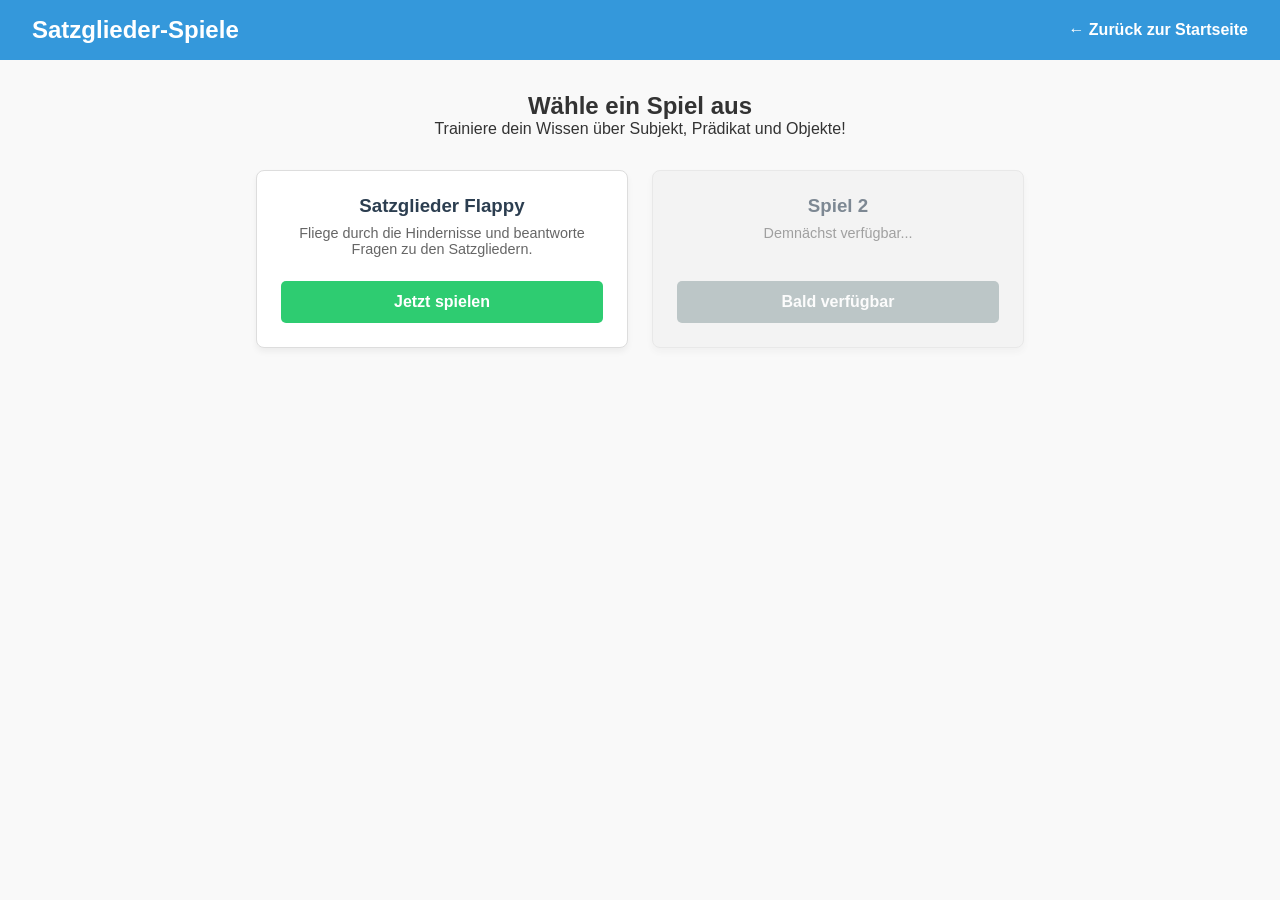
<file: satzgliederspiele.html>
<!DOCTYPE html>
<html lang="de">
<head>
  <meta charset="UTF-8">
  <meta name="viewport" content="width=device-width, initial-scale=1.0">
  <title>Satzglieder-Spiele</title>
  <style>
    * {
      box-sizing: border-box;
      margin: 0;
      padding: 0;
      font-family: Arial, sans-serif;
    }

    body {
      background-color: #f9f9f9;
      color: #333;
      display: flex;
      flex-direction: column;
      min-height: 100vh;
    }

    header {
      background-color: #3498db;
      padding: 1rem 2rem;
      display: flex;
      justify-content: space-between;
      align-items: center;
      color: white;
    }

    header h1 {
      font-size: 1.5rem;
    }

    nav a {
      color: white;
      text-decoration: none;
      font-weight: bold;
    }

    main {
      flex: 1;
      max-width: 800px;
      margin: 2rem auto;
      padding: 0 1rem;
      width: 100%;
    }

    .title-section {
      text-align: center;
      margin-bottom: 2rem;
    }

    .games-grid {
      display: grid;
      grid-template-columns: repeat(auto-fit, minmax(250px, 1fr));
      gap: 1.5rem;
    }

    .game-card {
      background-color: white;
      border: 1px solid #ddd;
      border-radius: 8px;
      padding: 1.5rem;
      box-shadow: 0 4px 6px rgba(0,0,0,0.05);
      display: flex;
      flex-direction: column;
      justify-content: space-between;
      text-align: center;
    }

    .game-card.disabled {
      opacity: 0.6;
      background-color: #f0f0f0;
    }

    .game-card h3 {
      margin-bottom: 0.5rem;
      color: #2c3e50;
    }

    .game-card p {
      font-size: 0.9rem;
      color: #666;
      margin-bottom: 1.5rem;
    }

    .btn {
      display: inline-block;
      background-color: #2ecc71;
      color: white;
      padding: 0.75rem 1rem;
      text-decoration: none;
      border-radius: 5px;
      font-weight: bold;
      transition: background-color 0.2s;
    }

    .btn:hover {
      background-color: #27ae60;
    }

    .btn-disabled {
      background-color: #95a5a6;
      cursor: not-allowed;
    }
  </style>
</head>
<body>

  <header>
    <h1>Satzglieder-Spiele</h1>
    <nav>
      <a href="index.html">← Zurück zur Startseite</a>
    </nav>
  </header>

  <main>
    <section class="title-section">
      <h2>Wähle ein Spiel aus</h2>
      <p>Trainiere dein Wissen über Subjekt, Prädikat und Objekte!</p>
    </section>

    <section class="games-grid">
      <!-- 1. Spiel: Satzglieder Flappy -->
      <div class="game-card">
        <div>
          <h3>Satzglieder Flappy</h3>
          <p>Fliege durch die Hindernisse und beantworte Fragen zu den Satzgliedern.</p>
        </div>
        <a href="satzgliederflappy.html" class="btn">Jetzt spielen</a>
      </div>

      <!-- Platzhalter für zukünftige Spiele -->
      <div class="game-card disabled">
        <div>
          <h3>Spiel 2</h3>
          <p>Demnächst verfügbar...</p>
        </div>
        <span class="btn btn-disabled">Bald verfügbar</span>
      </div>
    </section>
  </main>

</body>
</html>
</file>
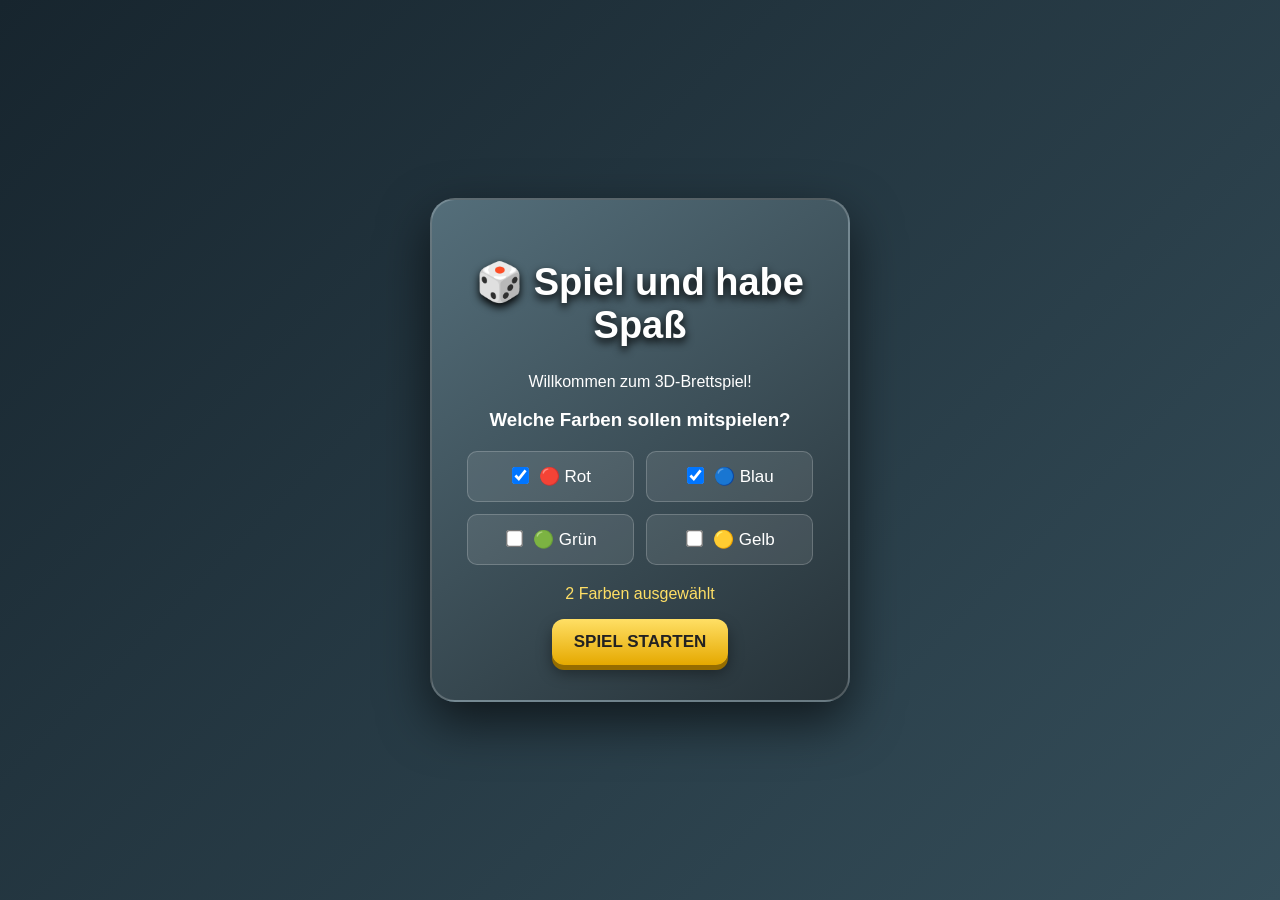
<file: spielspaß.html>
<!DOCTYPE html>
<html lang="de">
<head>
<meta charset="UTF-8">
<meta name="viewport" content="width=device-width, initial-scale=1">
<title>Spiel und habe Spaß</title>
<style>
*{box-sizing:border-box}
body{margin:0;min-height:100vh;background:radial-gradient(circle at top,#455a64,#101820 75%);color:white;font-family:Arial,sans-serif;text-align:center;padding:15px}
h1{font-size:clamp(25px,5vw,38px);text-shadow:0 4px 8px #000}
button{cursor:pointer;border:0;border-radius:12px;padding:13px 22px;font-size:17px;font-weight:bold;background:linear-gradient(#ffdf65,#e5a900);color:#222;box-shadow:0 5px 0 #966d00,0 8px 15px #0006}
button:active{transform:translateY(4px);box-shadow:0 1px 0 #966d00}
button:disabled{opacity:.4;cursor:not-allowed}
#roll.red{background:linear-gradient(#ff7777,#c62828);color:white}
#roll.blue{background:linear-gradient(#64b5f6,#1565c0);color:white}
#roll.green{background:linear-gradient(#81c784,#2e7d32);color:white}
#roll.yellow{background:linear-gradient(#fff176,#f9a825);color:#222}
#menu{position:fixed;inset:0;z-index:10;display:flex;justify-content:center;align-items:center;background:linear-gradient(135deg,#17252e,#354e5a)}
.menuBox{background:linear-gradient(145deg,#546e7a,#263238);padding:35px;width:min(90%,420px);border-radius:25px;box-shadow:0 20px 50px #0009;border:2px solid #ffffff33}
.colorChoices{display:grid;grid-template-columns:1fr 1fr;gap:12px;margin:20px 0}
.colorChoices label{background:#ffffff18;padding:14px 8px;border-radius:10px;cursor:pointer;font-size:17px;border:1px solid #ffffff33}
.colorChoices input{transform:scale(1.3);margin-right:7px}
#selectionInfo{color:#ffdf65}
#selectionError{color:#ff7777}
#game{display:none}
#gameLayout{display:flex;flex-wrap:wrap;justify-content:center;align-items:center;gap:30px}
.board3d{perspective:1100px;padding:20px}
#board{width:min(90vw,620px);height:auto;border-radius:12px;border:7px solid #382a1c;background:#f4e9c8;transform:rotateX(9deg);transform-style:preserve-3d;box-shadow:0 22px 0 #392a20,0 30px 35px #000b;touch-action:none}
.panel{width:270px;padding:22px;border-radius:20px;background:linear-gradient(145deg,#455a64,#263238);box-shadow:0 12px 30px #0008}
#turn{font-size:25px;margin:5px}
#diceArea{height:155px;display:flex;justify-content:center;align-items:center;perspective:600px}
.dice{width:76px;height:76px;position:relative;transform-style:preserve-3d;transition:transform .65s cubic-bezier(.2,.8,.3,1)}
.face{position:absolute;width:76px;height:76px;background:linear-gradient(145deg,#fff,#d9d9d9);border:2px solid #999;border-radius:12px;color:#222;font-size:48px;line-height:76px;box-shadow:inset 0 0 12px #aaa}
.front{transform:translateZ(38px)}
.back{transform:rotateY(180deg) translateZ(38px)}
.right{transform:rotateY(90deg) translateZ(38px)}
.left{transform:rotateY(-90deg) translateZ(38px)}
.top{transform:rotateX(90deg) translateZ(38px)}
.bottom{transform:rotateX(-90deg) translateZ(38px)}
.dice.rolling{animation:rollDice 1.15s ease-in-out}
@keyframes rollDice{0%{transform:rotateX(0) rotateY(0) rotateZ(0)}25%{transform:rotateX(250deg) rotateY(180deg) rotateZ(90deg)}50%{transform:rotateX(500deg) rotateY(390deg) rotateZ(180deg)}75%{transform:rotateX(720deg) rotateY(650deg) rotateZ(270deg)}100%{transform:rotateX(1080deg) rotateY(900deg) rotateZ(360deg)}}
#message{min-height:65px;line-height:1.5;font-size:16px}
.score{text-align:left;line-height:2.1}
.dot{display:inline-block;width:15px;height:15px;border-radius:50%;margin-right:10px}
#newGame{margin-top:18px;background:linear-gradient(#9ed9ff,#4b9dcc)}
@media(max-width:700px){.panel{width:min(95%,400px)}.board3d{padding:5px}}
</style>
</head>
<body>

<div id="menu">
 <div class="menuBox">
  <h1>🎲 Spiel und habe Spaß</h1>
  <p>Willkommen zum 3D-Brettspiel!</p>
  <h3>Welche Farben sollen mitspielen?</h3>
  <div class="colorChoices">
   <label><input type="checkbox" class="colorSelect" value="0" checked> 🔴 Rot</label>
   <label><input type="checkbox" class="colorSelect" value="1" checked> 🔵 Blau</label>
   <label><input type="checkbox" class="colorSelect" value="2"> 🟢 Grün</label>
   <label><input type="checkbox" class="colorSelect" value="3"> 🟡 Gelb</label>
  </div>
  <p id="selectionInfo">2 Farben ausgewählt</p>
  <p id="selectionError"></p>
  <button onclick="startGame()">SPIEL STARTEN</button>
 </div>
</div>

<h1>🎲 Spiel und habe Spaß</h1>

<div id="game">
 <div id="gameLayout">
  <div class="board3d">
   <canvas id="board" width="660" height="660"></canvas>
  </div>
  <div class="panel">
   <h2 id="turn">Rot ist dran</h2>
   <div id="diceArea">
    <div class="dice" id="dice">
     <div class="face front">⚀</div>
     <div class="face back">⚅</div>
     <div class="face right">⚂</div>
     <div class="face left">⚃</div>
     <div class="face top">⚁</div>
     <div class="face bottom">⚄</div>
    </div>
   </div>
   <button id="roll" onclick="rollDice()">🎲 WÜRFELN</button>
   <p id="message">Viel Glück!</p>
   <h3>Spielstand – Figuren im Ziel</h3>
   <div class="score" id="score"></div>
   <button id="newGame" onclick="backToMenu()">Neues Spiel</button>
  </div>
 </div>
</div>

<script>
const canvas=document.getElementById("board");
const ctx=canvas.getContext("2d");

const names=["Rot","Blau","Grün","Gelb"];
const colors=["#e53935","#1976d2","#43a047","#fdd835"];

const track=[
 [4,0],[5,0],[6,0],[6,1],[6,2],[6,3],[6,4],
 [7,4],[8,4],[9,4],[10,4],[10,5],[10,6],
 [9,6],[8,6],[7,6],[6,6],[6,7],[6,8],[6,9],[6,10],
 [5,10],[4,10],[4,9],[4,8],[4,7],[4,6],
 [3,6],[2,6],[1,6],[0,6],[0,5],[0,4],
 [1,4],[2,4],[3,4],[4,4],[4,3],[4,2],[4,1]
];

const starts=[0,10,20,30];

const goals=[
 [[5,1],[5,2],[5,3],[5,4]],
 [[9,5],[8,5],[7,5],[6,5]],
 [[5,9],[5,8],[5,7],[5,6]],
 [[1,5],[2,5],[3,5],[4,5]]
];

const homes=[
 [[1,1],[3,1],[1,3],[3,3]],
 [[7,1],[9,1],[7,3],[9,3]],
 [[7,7],[9,7],[7,9],[9,9]],
 [[1,7],[3,7],[1,9],[3,9]]
];

let pieces;
let active=[];
let current=0;
let value=0;
let rolled=false;
let gameOver=false;
let moves=[];
let rollTimer=null;
let rollAttempts=0;

function updateSelection(){
 const count=document.querySelectorAll(".colorSelect:checked").length;
 document.getElementById("selectionInfo").textContent=count+" Farben ausgewählt";
}
document.querySelectorAll(".colorSelect").forEach(input=>input.addEventListener("change",updateSelection));

function updateRollColor(){
 const button=document.getElementById("roll");
 button.classList.remove("red","blue","green","yellow");
 button.classList.add(["red","blue","green","yellow"][current]);
}

function startGame(){
 active=Array.from(document.querySelectorAll(".colorSelect:checked")).map(input=>Number(input.value));
 if(active.length<2||active.length>4){
  document.getElementById("selectionError").textContent="Bitte wähle mindestens 2 Farben aus!";
  return;
 }
 document.getElementById("selectionError").textContent="";
 pieces=Array.from({length:4},()=>[-2,-2,-2,-2]);
 active.forEach(p=>pieces[p]=[-1,-1,-1,-1]);
 current=active[0];value=0;rolled=false;gameOver=false;moves=[];rollAttempts=0;
 document.getElementById("menu").style.display="none";
 document.getElementById("game").style.display="block";
 document.getElementById("dice").style.transform="rotateX(0deg) rotateY(0deg)";
 document.getElementById("dice").classList.remove("rolling");
 message(names[current]+" beginnt! Du darfst bis zu 3-mal würfeln, um eine 6 zu bekommen.");
 update();draw();
}

function backToMenu(){
 if(rollTimer)clearTimeout(rollTimer);
 rollTimer=null;rolled=false;moves=[];
 document.getElementById("game").style.display="none";
 document.getElementById("menu").style.display="flex";
}

function hasPieceOnBoard(p){
 return pieces[p].some(v=>v>=0&&v<40);
}

/* Drei Würfe, solange keine eigene Figur auf dem weißen Laufweg steht */
function allPiecesAtHome(p){
 return !hasPieceOnBoard(p);
}

function message(t){document.getElementById("message").textContent=t}

function position(p,pos,i){
 if(pos===-1)return homes[p][i];
 if(pos>=40)return goals[p][pos-40];
 return track[(starts[p]+pos)%40];
}

function ownOccupied(p,index,dest){
 return pieces[p].some((v,i)=>i!==index&&v===dest);
}

function hasHome(p){return pieces[p].some(v=>v===-1)}

function canMove(p,i,n){
 const pos=pieces[p][i];
 if(pos===-2||pos===43)return false;
 if(pos===-1)return n===6&&!ownOccupied(p,i,0);
 const target=pos+n;
 if(target>43||ownOccupied(p,i,target))return false;
 return true;
}

function legalMoves(){
 const p=current;
 if(value===6&&hasHome(p)){
  const startFigure=pieces[p].indexOf(0);
  if(startFigure!==-1)return canMove(p,startFigure,6)?[startFigure]:[];
  const homeFigure=pieces[p].indexOf(-1);
  if(homeFigure!==-1)return [homeFigure];
 }
 return pieces[p].map((v,i)=>canMove(p,i,value)?i:-1).filter(i=>i!==-1);
}

const dicePositions={
 1:"rotateX(0deg) rotateY(0deg)",
 2:"rotateX(-90deg) rotateY(0deg)",
 3:"rotateX(0deg) rotateY(-90deg)",
 4:"rotateX(0deg) rotateY(90deg)",
 5:"rotateX(90deg) rotateY(0deg)",
 6:"rotateX(0deg) rotateY(180deg)"
};

function rollDice(){
 if(rolled||gameOver)return;

 const dice=document.getElementById("dice");
 const waitingForSix=allPiecesAtHome(current);

 if(!waitingForSix)rollAttempts=0;

 rolled=true;
 document.getElementById("roll").disabled=true;
 dice.classList.remove("rolling");
 void dice.offsetWidth;
 dice.classList.add("rolling");
 message("🎲 Der Würfel rollt...");

 const result=Math.floor(Math.random()*6)+1;

 rollTimer=setTimeout(()=>{
  rollTimer=null;
  if(!rolled||gameOver)return;

  dice.classList.remove("rolling");
  dice.style.transform=dicePositions[result];
  value=result;

  if(waitingForSix)rollAttempts++;

  if(waitingForSix&&result!==6){
   if(rollAttempts<3){
    rolled=false;moves=[];
    message("Du hast eine "+result+" gewürfelt. Noch "+(3-rollAttempts)+" Würfelversuch(e), um eine 6 zu bekommen!");
    update();draw();
    return;
   }else{
    message("Keine 6 nach drei Versuchen. Der nächste Spieler ist dran.");
    update();
    rollTimer=setTimeout(()=>{
     rollTimer=null;
     if(!gameOver)endTurn(false);
    },1400);
    return;
   }
  }

  if(result===6)rollAttempts=0;

  moves=legalMoves();

  if(moves.length===0){
   message("Kein gültiger Zug möglich.");
   update();
   rollTimer=setTimeout(()=>{
    rollTimer=null;
    if(!gameOver)endTurn(result===6);
   },1200);
  }else{
   message("Du hast eine "+value+" gewürfelt! Wähle eine Figur.");
   update();draw();
  }
 },1150);
}

function move(i){
 if(!rolled||!moves.includes(i)||gameOver)return;

 let pos=pieces[current][i];
 if(pos===-1){
  pieces[current][i]=0;
  kick(current,0);
 }else{
  pieces[current][i]+=value;
  if(pieces[current][i]<40)kick(current,pieces[current][i]);
 }

 const six=value===6;

 if(pieces[current].every(v=>v===43)){
  gameOver=true;rolled=false;moves=[];
  message("🏆 "+names[current]+" hat alle 4 Figuren im Ziel und gewinnt!");
  update();draw();return;
 }
 endTurn(six);
}

function kick(p,pos){
 const field=(starts[p]+pos)%40;
 for(let q of active){
  if(q===p)continue;
  pieces[q].forEach((v,i)=>{
   if(v>=0&&v<40&&(starts[q]+v)%40===field)pieces[q][i]=-1;
  });
 }
}

function endTurn(six){
 rolled=false;moves=[];value=0;
 if(!six){
  const index=active.indexOf(current);
  current=active[(index+1)%active.length];
  rollAttempts=0;
  message(names[current]+" ist dran. Würfle!");
 }else{
  message(names[current]+" hat eine 6! Noch einmal würfeln.");
 }
 update();draw();
}

function square(x,y,color,label){
 const off=55,size=50;
 const px=off+x*size,py=off+y*size;
 ctx.fillStyle=color;ctx.fillRect(px,py,size,size);
 ctx.strokeStyle="#333";ctx.lineWidth=1.5;ctx.strokeRect(px,py,size,size);
 if(label){
  ctx.fillStyle="#222";ctx.font="bold 13px Arial";ctx.textAlign="center";
  ctx.fillText(label,px+25,py+30);
 }
}

function draw(){
 ctx.clearRect(0,0,660,660);
 ctx.fillStyle="#f4e9c8";ctx.fillRect(0,0,660,660);

 /* Die vier farbigen Häuser */
 const rects=[[0,0],[7,0],[7,7],[0,7]];
 rects.forEach(([x,y],p)=>{
  ctx.fillStyle=colors[p];
  ctx.fillRect(55+x*50,55+y*50,200,200);
  ctx.fillStyle="#fff4df";
  ctx.fillRect(55+(x+.5)*50,55+(y+.5)*50,150,150);
  ctx.strokeStyle="#333";ctx.lineWidth=2;
  ctx.strokeRect(55+(x+.5)*50,55+(y+.5)*50,150,150);
 });

 /* Weißer Laufweg */
 track.forEach((pt,i)=>{
  let c="#fff";
  for(let p=0;p<4;p++)if(i===starts[p])c=colors[p];
  square(pt[0],pt[1],c);
 });

 for(let p=0;p<4;p++){
  const [x,y]=track[starts[p]];
  ctx.fillStyle="#fff";ctx.font="bold 15px Arial";ctx.textAlign="center";
  ctx.fillText("A",55+x*50+25,55+y*50+18);
 }

 /* Farbige Zielfelder */
 goals.forEach((path,p)=>{
  path.forEach((pt,i)=>square(pt[0],pt[1],colors[p],String.fromCharCode(97+i)));
 });

 /* Figuren */
 active.forEach(p=>{
  pieces[p].forEach((pos,i)=>{
   const [x,y]=position(p,pos,i);
   let px=55+x*50+25,py=55+y*50+25;
   const selectable=p===current&&rolled&&moves.includes(i);

   let same=0;
   active.forEach(q=>{
    pieces[q].forEach((v,j)=>{
     if(q===p&&j===i)return;
     const [ox,oy]=position(q,v,j);
     if(ox===x&&oy===y)same++;
    });
   });

   if(same){
    const offsets=[[-8,-8],[8,-8],[-8,8],[8,8]];
    px+=offsets[i][0];py+=offsets[i][1];
   }

   /* Schatten und 3D-Figur */
   ctx.beginPath();ctx.arc(px+2,py+4,16,0,Math.PI*2);
   ctx.fillStyle="#0006";ctx.fill();

   ctx.beginPath();ctx.arc(px,py,15,0,Math.PI*2);
   ctx.fillStyle=colors[p];ctx.fill();
   ctx.lineWidth=selectable?5:2;
   ctx.strokeStyle=selectable?"#ff9800":"#222";ctx.stroke();

   ctx.fillStyle=p===3?"#222":"white";
   ctx.font="bold 12px Arial";ctx.textAlign="center";
   ctx.fillText(i+1,px,py+4);

   if(selectable){
    ctx.beginPath();ctx.arc(px,py,22,0,Math.PI*2);
    ctx.strokeStyle="#ff9800";ctx.lineWidth=3;ctx.stroke();
   }
  });
 });
}

canvas.addEventListener("pointerdown",e=>{
 if(!rolled||gameOver)return;
 e.preventDefault();

 const r=canvas.getBoundingClientRect();
 const mx=(e.clientX-r.left)*660/r.width;
 const my=(e.clientY-r.top)*660/r.height;

 let selected=null,smallestDistance=27;

 pieces[current].forEach((pos,i)=>{
  if(!moves.includes(i))return;
  const [x,y]=position(current,pos,i);
  const px=55+x*50+25,py=55+y*50+25;
  const distance=Math.hypot(mx-px,my-py);
  if(distance<smallestDistance){
   smallestDistance=distance;selected=i;
  }
 });

 if(selected!==null)move(selected);
});

function update(){
 document.getElementById("turn").textContent=gameOver?"Spiel beendet":names[current]+" ist dran";
 updateRollColor();
 document.getElementById("roll").disabled=rolled||gameOver;

 let html="";
 active.forEach(p=>{
  const done=pieces[p].filter(v=>v===43).length;
  html+=`<div><span class="dot" style="background:${colors[p]}"></span>${names[p]}: ${done}/4 im Ziel</div>`;
 });
 document.getElementById("score").innerHTML=html;
}
</script>
</body>
</html>
</file>
